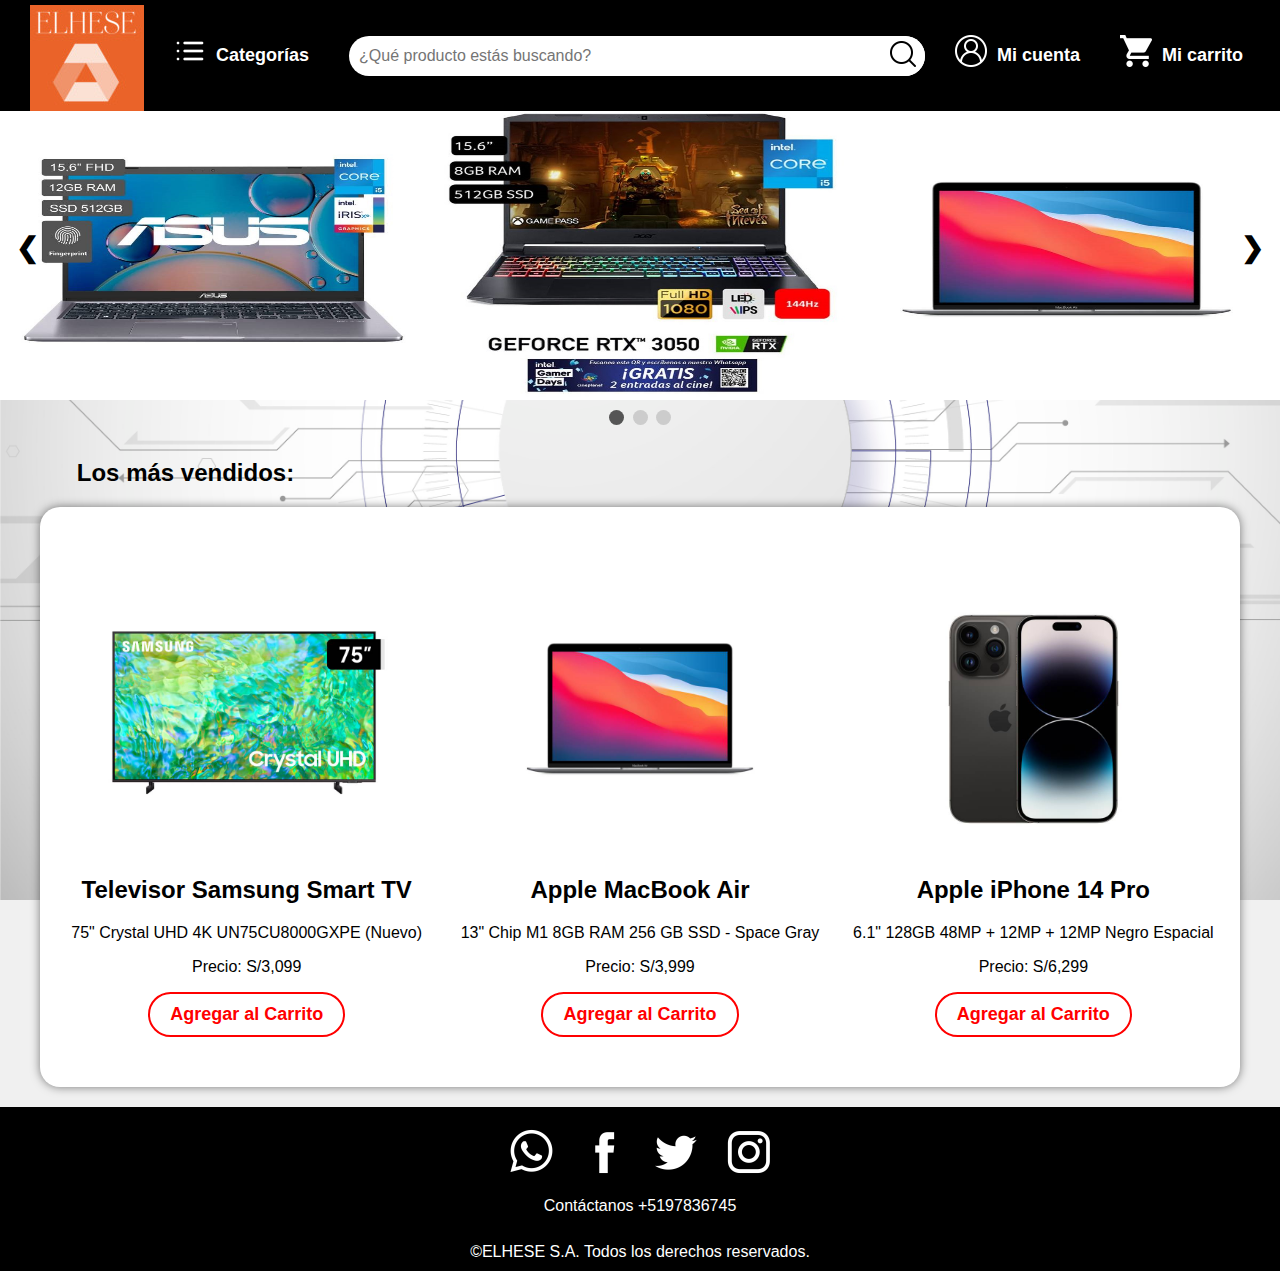
<file: web/index.html>
<html>
<head>
	<meta charset="utf-8">
	<meta name="viewport" content="width=device-width, initial-scale=1">
	<title>Tecnological Store</title>

        <link href="CSS/styleGeneral.css" rel="stylesheet" type="text/css"/>
        <link href="CSS/styleIndex.css" rel="stylesheet" type="text/css"/>
        <link href="CSS/styleProduct.css" rel="stylesheet" type="text/css"/>
        
	<link rel="icon" href="Images/logo_size_invert.jpg">
</head>
<body background="Images/Background.jpg">
	<div class="container-slideshow">
		<div class="slides fade"><img src="Images/SliderLaptops.jpg" alt="Slider1"></div>
		<div class="slides fade"><img src="Images/SliderSmartphones.jpg" alt="Slider2"></div>
		<div class="slides fade"><img src="Images/SliderTelevisores.jpg" alt="Slider3"></div>
		<a class="prev" onclick="plusSlides(-1)">❮</a>
		<a class="next" onclick="plusSlides(1)">❯</a>
		<span class="dot" onclick="currentSlide(1)"></span>
		<span class="dot" onclick="currentSlide(2)"></span>
		<span class="dot" onclick="currentSlide(3)"></span>
	</div>
	<h2 class="most">Los más vendidos:</h2>
	<div class="container-product">
		<div class="product">
			<figure><img src="Images/Televisor2.jpg" alt="Producto"></figure>
			<h2>Televisor Samsung Smart TV</h2>
			<p>75" Crystal UHD 4K UN75CU8000GXPE (Nuevo)</p>
			<p>Precio: S/3,099</p>
			<button>Agregar al Carrito</button>
		</div>
		<div class="product">
			<figure><img src="Images/Laptop3.jpg" alt="Producto"></figure>
			<h2>Apple MacBook Air</h2>
			<p>13" Chip M1 8GB RAM 256 GB SSD - Space Gray</p>
			<p>Precio: S/3,999</p>
			<button>Agregar al Carrito</button>
		</div>
		<div class="product">
			<figure><img src="Images/Smartphone3.jpg" alt="Producto"></figure>
			<h2>Apple iPhone 14 Pro</h2>
			<p>6.1" 128GB 48MP + 12MP + 12MP Negro Espacial</p>
			<p>Precio: S/6,299</p>
			<button>Agregar al Carrito</button>
		</div>

		<div class="product hidden-product">
			<figure><img src="Images/Smartphone1.jpg" alt="Producto"></figure>
			<h2>Apple iPhone 11</h2>
			<p>6.1" 64GB 12MP + 12MP - Blanco</p>
			<p>Precio: S/3,199</p>
			<button>Agregar al Carrito</button>
		</div>
		<div class="product hidden-product">
			<figure><img src="Images/Laptop1.jpg" alt="Producto"></figure>
			<h2>Laptop Asus </h2>
			<p>Intel Core i5 12GB 512SSD 11° Gen 15.6"</p>
			<p>Precio: S/1,999</p>
			<button>Agregar al Carrito</button>
		</div>
		<div class="product hidden-product">
			<figure><img src="Images/Televisor1.jpg" alt="Producto"></figure>
			<h2>Televisor LG</h2>
			<p>55" LG OLED 4K ThinQ AI OLED55C3PSA (2023)</p>
			<p>Precio: S/5,199</p>
			<button>Agregar al Carrito</button>
		</div>
		<div class="product hidden-product">
			<figure><img src="Images/Tablet1.jpg" alt="Producto"></figure>
			<h2>Samsung Galaxy Tab S7 FE</h2>
			<p>128GB - 12.4" Plateado</p>
			<p>Precio: S/1,899</p>
			<button>Agregar al Carrito</button>
		</div>
		<div class="product hidden-product">
			<figure><img src="Images/Laptop2.jpg" alt="Producto"></figure>
			<h2>Gamer Acer</h2>
			<p>Intel Core i5 RTX 3050 4GB 8GB 512 GB SSD Nitro 11° Gen 15.6''</p>
			<p>Precio: S/2,999</p>
			<button>Agregar al Carrito</button>
		</div>
		<div class="product hidden-product">
			<figure><img src="Images/Smartphone2.jpg" alt="Producto"></figure>
			<h2>Apple iPhone 13</h2>
			<p>6.1" 128GB 12MP + 12MP - Azul Medianoche</p>
			<p>Precio: S/4,399</p>
			<button>Agregar al Carrito</button>
		</div>
		<div class="product hidden-product">
			<figure><img src="Images/Televisor3.jpg" alt="Producto"></figure>
			<h2>Android TV BGH</h2>
			<p>65" 4K UHD</p>
			<p>Precio: S/1,699</p>
			<button>Agregar al Carrito</button>
		</div>
		<div class="product hidden-product">
			<figure><img src="Images/Tablet2.jpg" alt="Producto"></figure>
			<h2>iPad Wi-Fi</h2>
			<p>64GB (10ma Gen) - Plata</p>
			<p>Precio: S/2,199</p>
			<button>Agregar al Carrito</button>
		</div>
		<div class="product hidden-product">
			<figure><img src="Images/Smartphone4.jpg" alt="Producto"></figure>
			<h2>Samsung Galaxy S23 Ultra 5G</h2>
			<p>256gb 12gb ram dual Sim Verde</p>
			<p>Precio: S/3,979</p>
			<button>Agregar al Carrito</button>
		</div>
	</div>
	<script src="JavaScript/script.js"></script>
	<script src="JavaScript/scriptSliderIndex.js"></script>
</body>
</html>
</file>
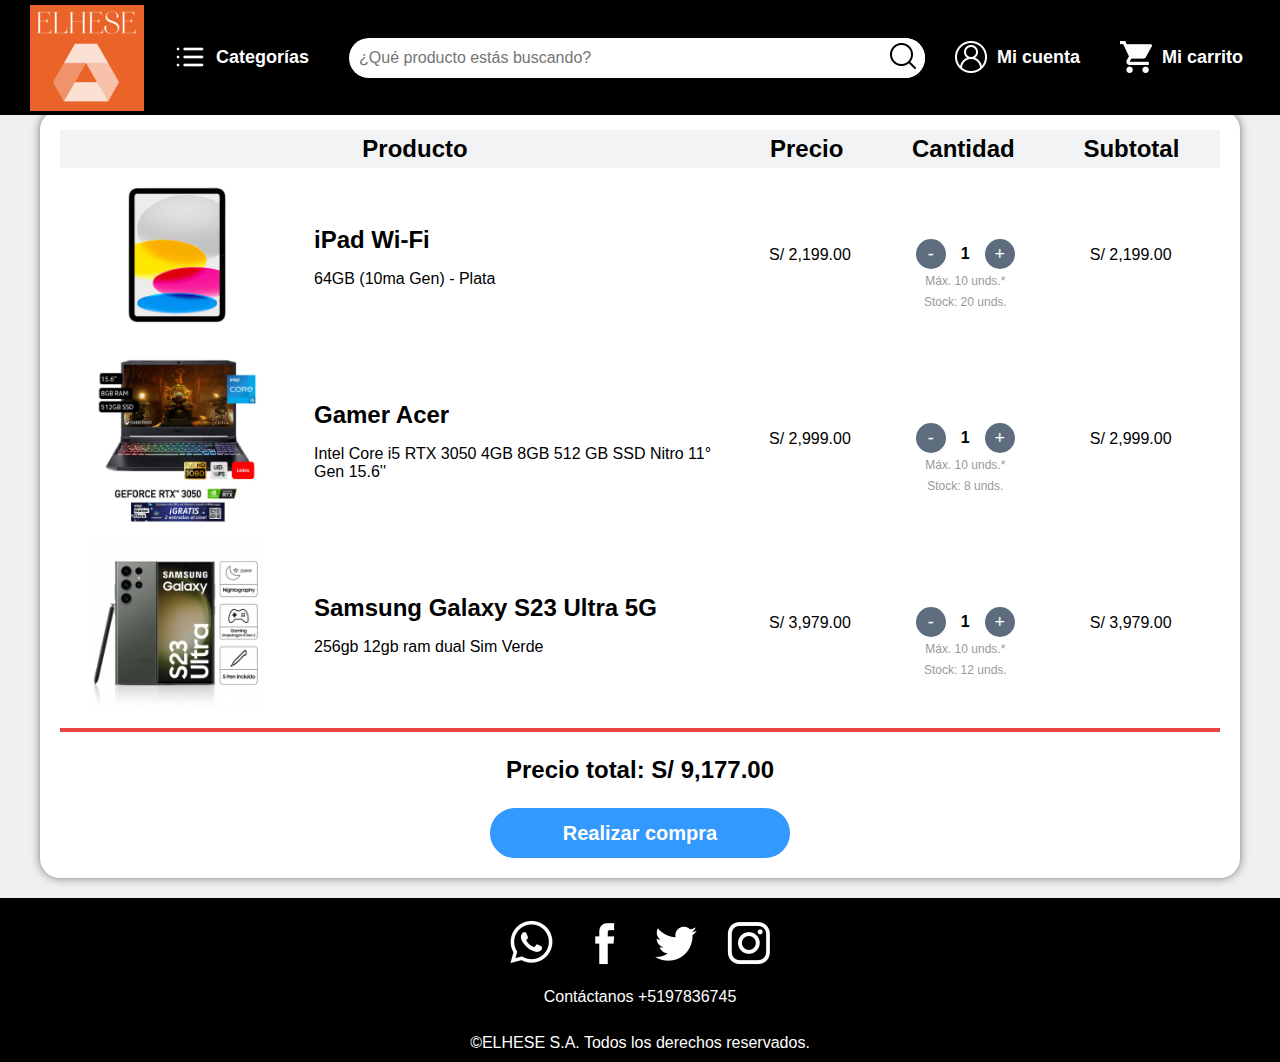
<file: web/Carrito.html>
<!DOCTYPE html>
<html>
<head>
	<meta charset="utf-8">
	<meta name="viewport" content="width=device-width, initial-scale=1">
	<title>Tech Store | Mi Carrito</title>
	<link rel="stylesheet" type="text/css" href="CSS/styleGeneral.css">
	<link rel="stylesheet" type="text/css" href="CSS/styleProductCart.css">
	<link rel="icon" href="Images/Icon.png">
</head>
<body>
	<div class="container-product-cart">
		<div class="cart-header">
			<div class="cart-header-name">
				<h2>Producto</h2>
			</div>
			<div>
				<h2>Precio</h2>
			</div>
			<div class="cart-header-quantity">
				<h2>Cantidad</h2>
			</div>
			<div>
				<h2>Subtotal</h2>
			</div>
		</div>
		<div class="product-cart">
			<img src="Images/Tablet2.jpg" alt="Producto">
			<div class="product-cart-info">
				<h2>iPad Wi-Fi</h2>
				<p>64GB (10ma Gen) - Plata</p>
			</div>
			<div class="product-cart-price">
				<p>S/ 2,199.00</p>
			</div>
			<div class="product-cart-button">
				<div class="buttons">
					<button>-</button>
					<p>1</p>
					<button>+</button>
				</div>
				<div class="product-quantity">
					<p>Máx. 10 unds.*</p>
					<p>Stock: 20 unds.</p>
				</div>
			</div>
			<div class="product-cart-subtotal">
				<p>S/ 2,199.00</p>
			</div>
		</div>
		<div class="product-cart">
			<img src="Images/Laptop2.jpg" alt="Producto">
			<div class="product-cart-info">
				<h2>Gamer Acer</h2>
				<p>Intel Core i5 RTX 3050 4GB 8GB 512 GB SSD Nitro 11° Gen 15.6''</p>
			</div>
			<div class="product-cart-price">
				<p>S/ 2,999.00</p>
			</div>
			<div class="product-cart-button">
				<div class="buttons">
					<button>-</button>
					<p>1</p>
					<button>+</button>
				</div>
				<div class="product-quantity">
					<p>Máx. 10 unds.*</p>
					<p>Stock: 8 unds.</p>
				</div>
			</div>
			<div class="product-cart-subtotal">
				<p>S/ 2,999.00</p>
			</div>
		</div>
		<div class="product-cart">
			<img src="Images/Smartphone4.jpg" alt="Producto">
			<div class="product-cart-info">
				<h2>Samsung Galaxy S23 Ultra 5G</h2>
				<p>256gb 12gb ram dual Sim Verde</p>
			</div>
			<div class="product-cart-price">
				<p>S/ 3,979.00</p>
			</div>
			<div class="product-cart-button">
				<div class="buttons">
					<button>-</button>
					<p>1</p>
					<button>+</button>
				</div>
				<div class="product-quantity">
					<p>Máx. 10 unds.*</p>
					<p>Stock: 12 unds.</p>
				</div>
			</div>
			<div class="product-cart-subtotal">
				<p>S/ 3,979.00</p>
			</div>
		</div>
		<hr>
		<div class="total-price">
			<p>Precio total: S/ 9,177.00</p>
			<button>Realizar compra</button>
		</div>
	</div>
	<div id="message"><p>Compra Realizada</p><img src="Images/Check.png"></div>
	<script src="JavaScript/script.js"></script>
	<script src="JavaScript/scriptCarrito.js"></script>
</body>
</html>
</file>
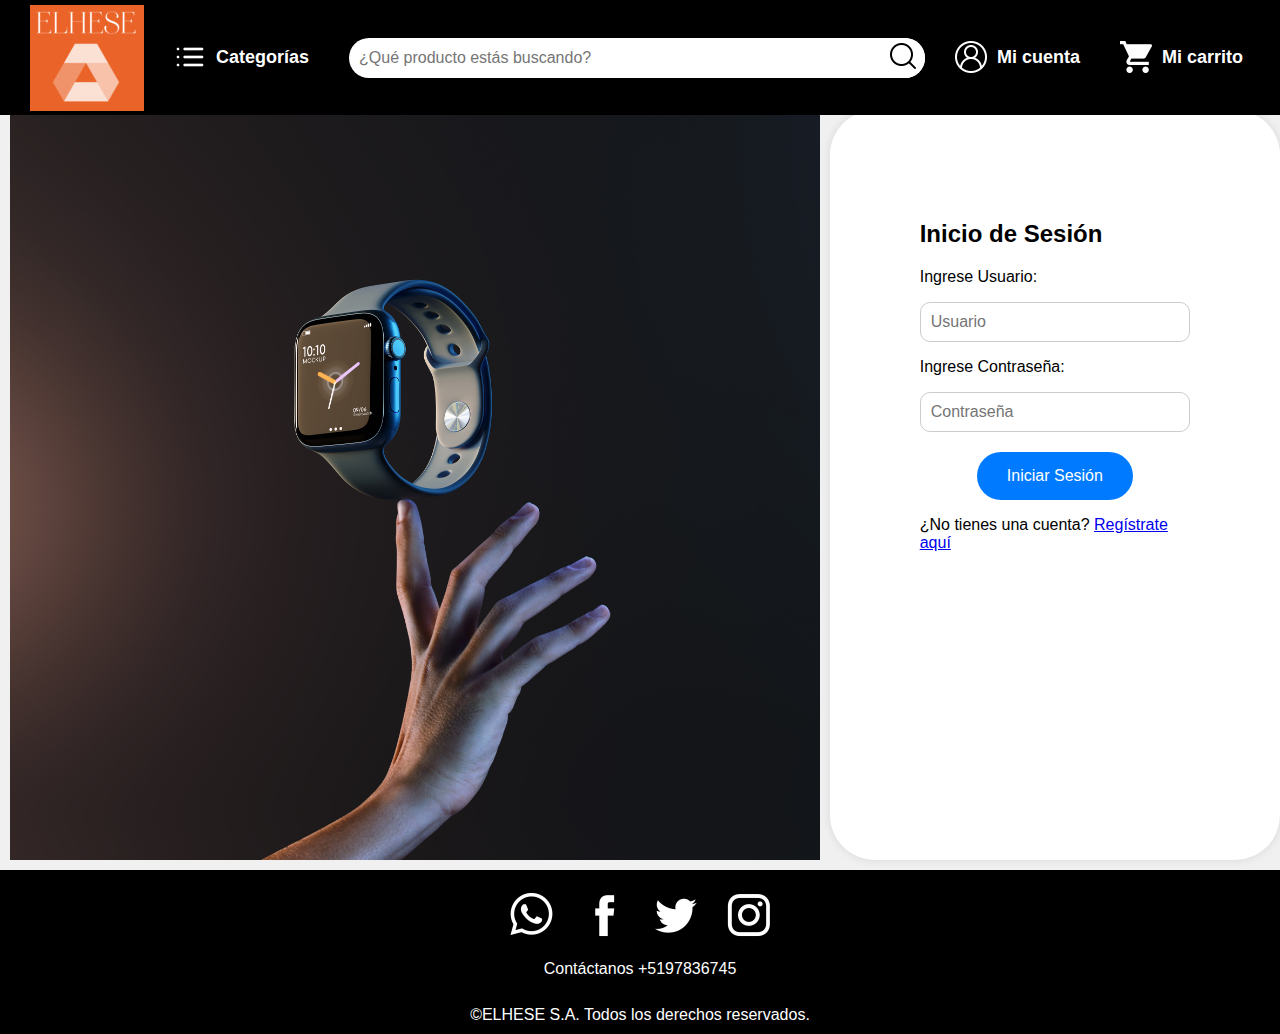
<file: web/Cuenta.html>
<!DOCTYPE html>
<html>
<head>
	<meta charset="utf-8">
	<meta name="viewport" content="width=device-width, initial-scale=1">
	<title>Tech Store | Mi Cuenta</title>
	<link rel="stylesheet" type="text/css" href="CSS/styleGeneral.css">
	<link rel="stylesheet" type="text/css" href="CSS/styleCuenta.css">
	<link rel="icon" href="Images/Icon.png">
</head>
<body>
	<div class="container">
		<img src="Images/Login.jpg" alt="Login">
		<div class="Login">
			<h2>Inicio de Sesión</h2>
			<form name="frmIniciar" method="post">
				<div class="textbox">
					<p>Ingrese Usuario:</p>
					<input type="text" placeholder="Usuario" name="txtUsu" required>
					<p>Ingrese Contraseña:</p>
					<input type="password" placeholder="Contraseña" name="txtContra" required>
				</div>
				<button type="submit" class="button">Iniciar Sesión</button>
			</form>
			<p>¿No tienes una cuenta? <a href="Registro.html">Regístrate aquí</a></p>
		</div>
	</div>
	<div id="message">Inicio de sesión correcto</div>
	<script src="JavaScript/script.js"></script>
	<script src="JavaScript/scriptCuenta.js"></script>
</body>
</html>
</file>
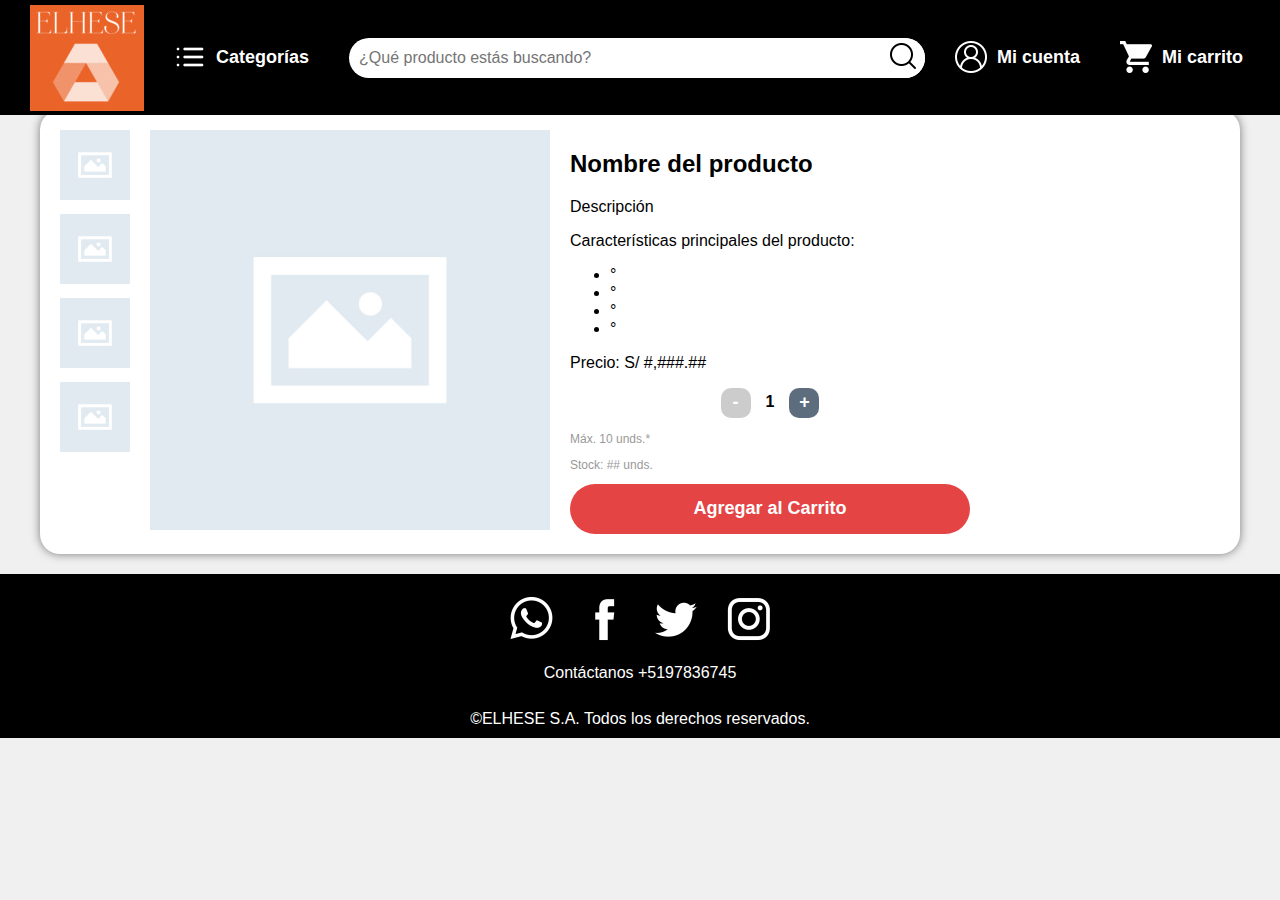
<file: web/DetalleProducto.html>
<!DOCTYPE html>
<html>
<head>
	<meta charset="utf-8">
	<meta name="viewport" content="width=device-width, initial-scale=1">
	<title>Tech Store | Detalles del Producto</title>
	<link rel="stylesheet" type="text/css" href="CSS/styleGeneral.css">
	<link rel="stylesheet" type="text/css" href="CSS/styleDetails.css">
	<link rel="icon" href="Images/Icon.png">
</head>
<body>
	<div class="product-details">
		<div class="sub-images">
			<img src="Images/no-image.jpg">
			<img src="Images/no-image.jpg">
			<img src="Images/no-image.jpg">
			<img src="Images/no-image.jpg">
		</div>
		<div class="main-image">
			<img src="Images/no-image.jpg">
		</div>
		<div class="info-product">
			<h2>Nombre del producto</h2>
			<p>Descripción</p>
			<p>Características principales del producto:</p>
			<ul>
				<li>°</li>
				<li>°</li>
				<li>°</li>
				<li>°</li>
			</ul>
			<p>Precio: S/ #,###.##</p>
			<div class="buttons">
				<button>-</button>
				<p>1</p>
				<button>+</button>
			</div>
			<div class="product-quantity">
				<p>Máx. 10 unds.*</p>
				<p>Stock: ## unds.</p>
			</div>
			<button class="cart">Agregar al Carrito</button>
		</div>
	</div>
	<div id="message"><p>Producto agregado al Carrito</p><img src="Images/AddingProductCart.png"></div>
	<script src="JavaScript/script.js"></script>
	<script src="JavaScript/scriptDetails.js"></script>
</body>
</html>
</file>
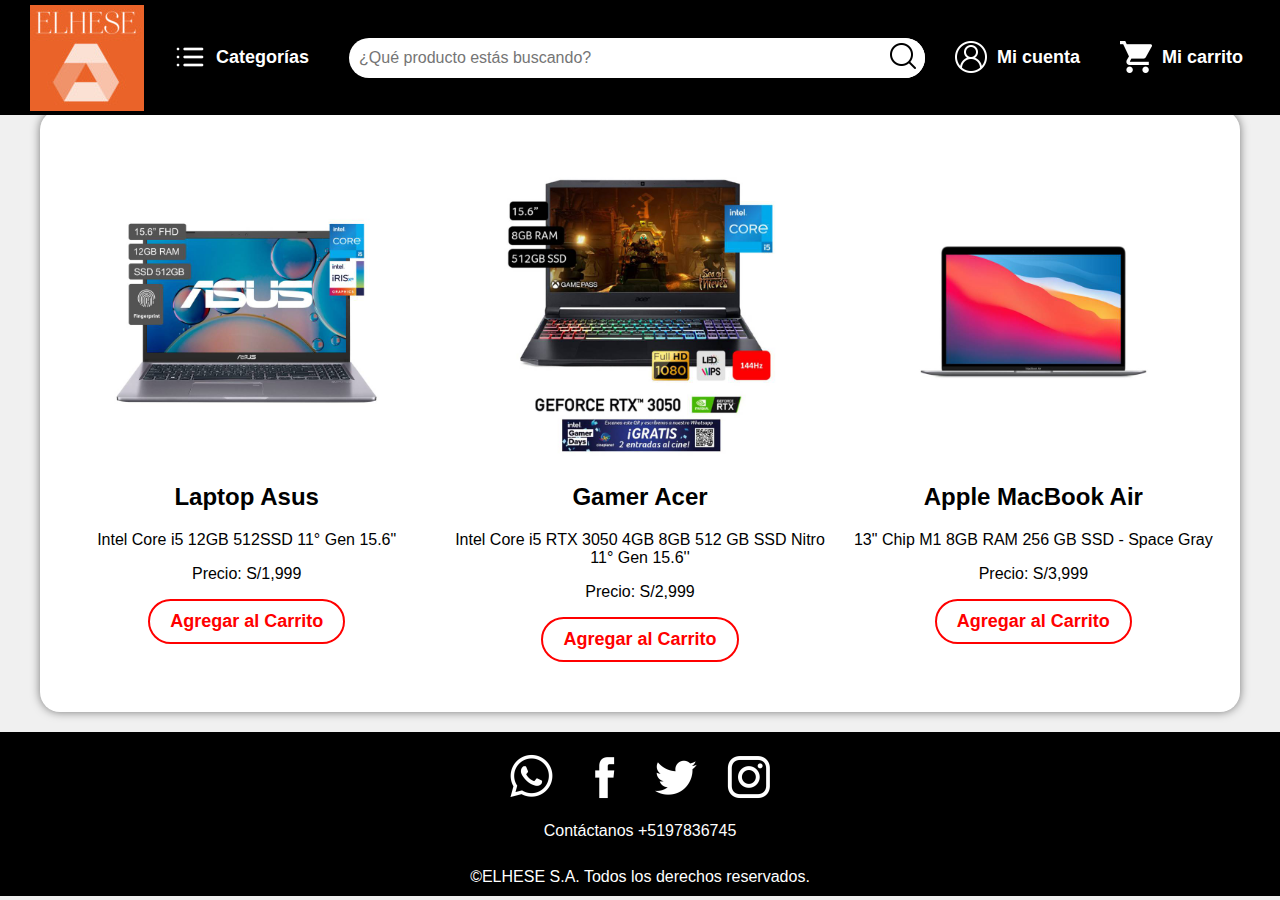
<file: web/Laptops.html>
<!DOCTYPE html>
<html>
<head>
	<meta charset="utf-8">
	<meta name="viewport" content="width=device-width, initial-scale=1">
	<title>Tech Store | Laptops</title>
	<link rel="stylesheet" type="text/css" href="CSS/styleGeneral.css">
	<link rel="stylesheet" type="text/css" href="CSS/styleProduct.css">
	<link rel="icon" href="Images/Icon.png">
</head>
<body>
	<div class="container-product">
		<div class="product">
			<figure><img src="Images/Laptop1.jpg" alt="Producto"></figure>
			<h2>Laptop Asus </h2>
			<p>Intel Core i5 12GB 512SSD 11° Gen 15.6"</p>
			<p>Precio: S/1,999</p>
			<button>Agregar al Carrito</button>
		</div>
		<div class="product">
			<figure><img src="Images/Laptop2.jpg" alt="Producto"></figure>
			<h2>Gamer Acer</h2>
			<p>Intel Core i5 RTX 3050 4GB 8GB 512 GB SSD Nitro 11° Gen 15.6''</p>
			<p>Precio: S/2,999</p>
			<button>Agregar al Carrito</button>
		</div>
		<div class="product">
			<figure><img src="Images/Laptop3.jpg" alt="Producto"></figure>
			<h2>Apple MacBook Air</h2>
			<p>13" Chip M1 8GB RAM 256 GB SSD - Space Gray</p>
			<p>Precio: S/3,999</p>
			<button>Agregar al Carrito</button>
		</div>
	</div>
	<script src="JavaScript/script.js"></script>
</body>
</html>
</file>
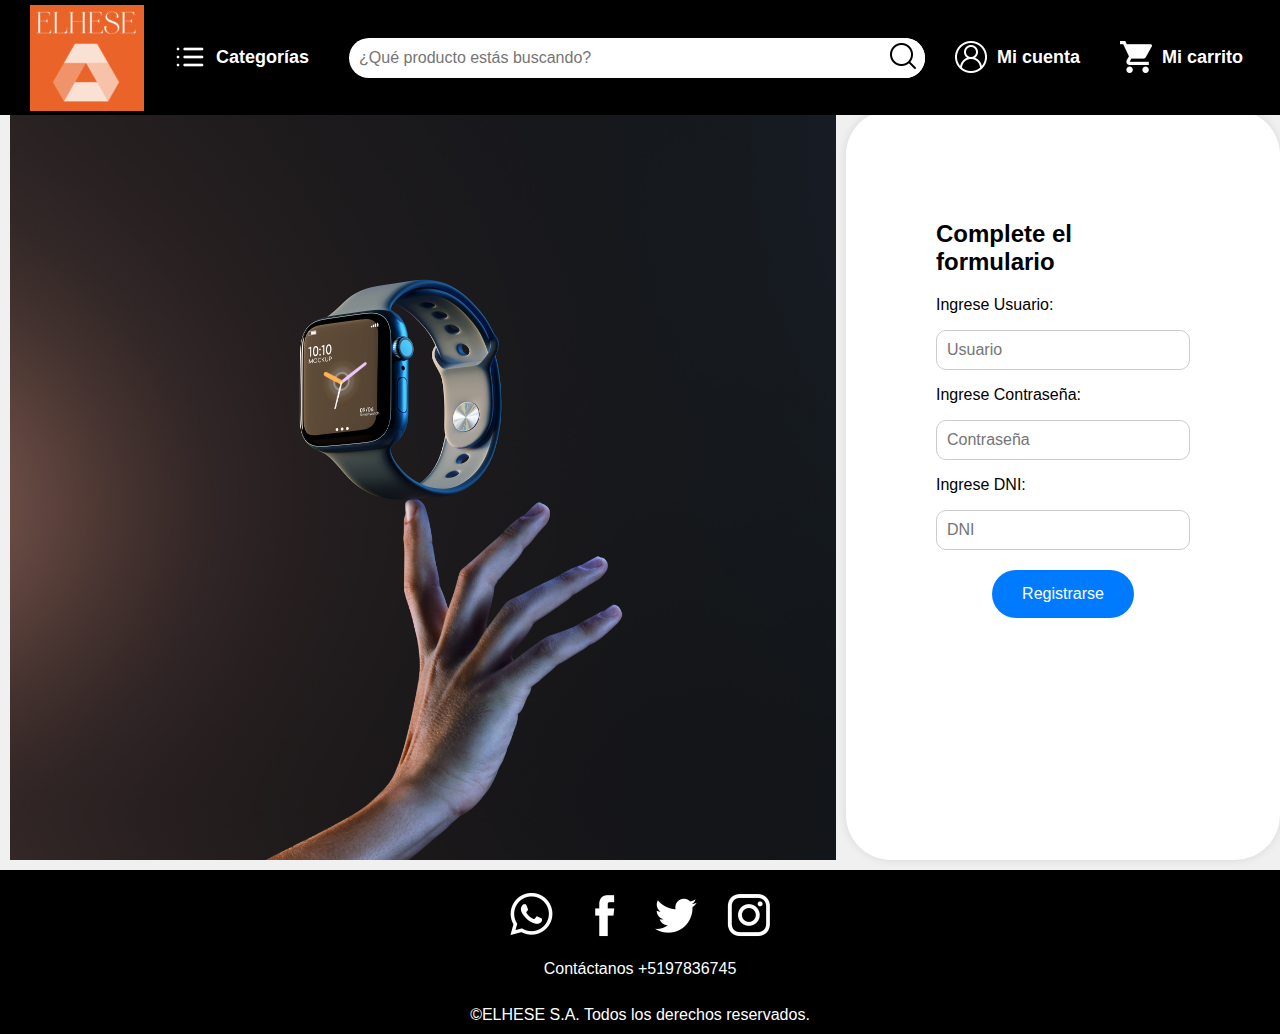
<file: web/Registro.html>
<!DOCTYPE html>
<html>
<head>
	<meta charset="utf-8">
	<meta name="viewport" content="width=device-width, initial-scale=1">
	<title>Tech Store | Registrar Cuenta</title>
	<link rel="stylesheet" type="text/css" href="CSS/styleGeneral.css">
	<link rel="stylesheet" type="text/css" href="CSS/styleCuenta.css">
	<link rel="icon" href="Images/Icon.png">
</head>
<body>
	<div class="container">
		<img src="Images/Login.jpg" alt="Login">
		<div class="Login">
			<h2>Complete el formulario</h2>
			<form name="frmRegistrar" method="post">
				<div class="textbox">
					<p>Ingrese Usuario:</p>
					<input type="text" placeholder="Usuario" name="txtUsu" required>
					<p>Ingrese Contraseña:</p>
					<input type="password" placeholder="Contraseña" name="txtContra" required>
					<p>Ingrese DNI:</p>
					<input type="number" placeholder="DNI" name="txtDNI" required>
				</div>
				<button type="submit" class="button">Registrarse</button>
			</form>
		</div>
	</div>
	<div id="message">Registrado correctamente</div>
	<script src="JavaScript/script.js"></script>
	<script src="JavaScript/scriptCuenta.js"></script>
</body>
</html>
</file>
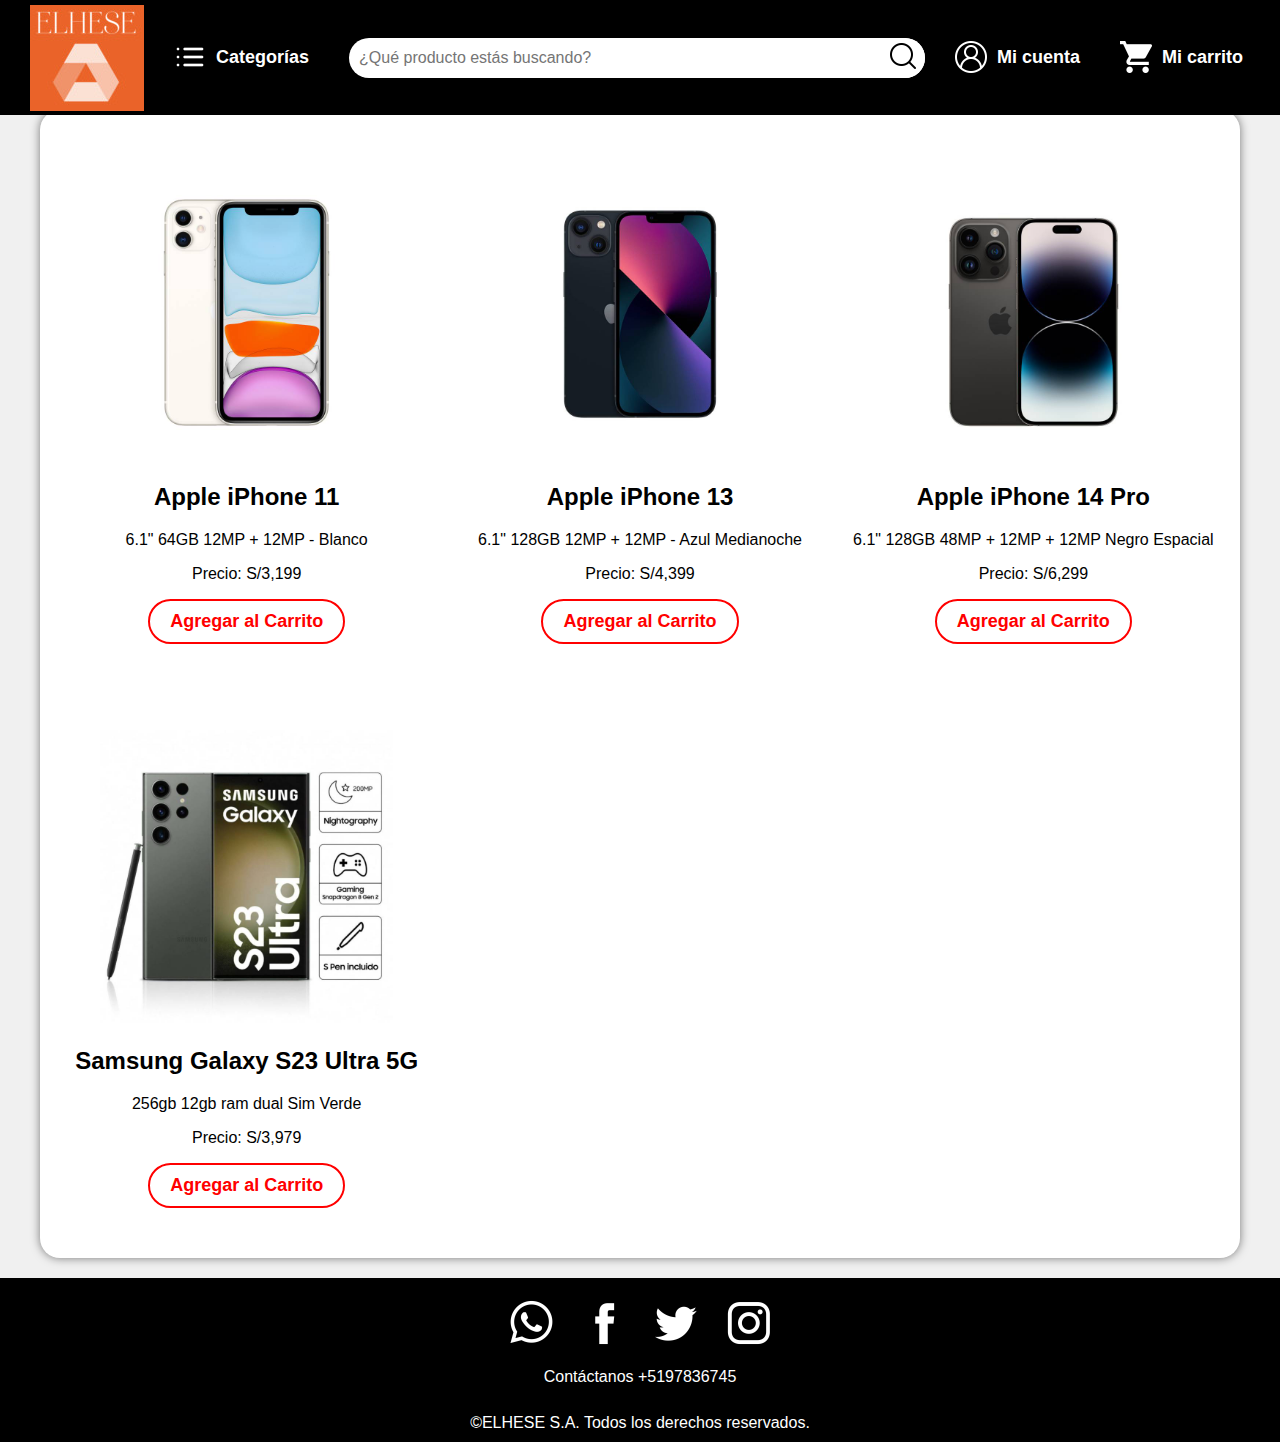
<file: web/Smartphones.html>
<!DOCTYPE html>
<html>
<head>
	<meta charset="utf-8">
	<meta name="viewport" content="width=device-width, initial-scale=1">
	<title>Tech Store | Smartphones</title>
	<link rel="stylesheet" type="text/css" href="CSS/styleGeneral.css">
	<link rel="stylesheet" type="text/css" href="CSS/styleProduct.css">
	<link rel="icon" href="Images/Icon.png">
</head>
<body>
	<div class="container-product">
		<div class="product">
			<figure><img src="Images/Smartphone1.jpg" alt="Producto"></figure>
			<h2>Apple iPhone 11</h2>
			<p>6.1" 64GB 12MP + 12MP - Blanco</p>
			<p>Precio: S/3,199</p>
			<button>Agregar al Carrito</button>
		</div>
		<div class="product">
			<figure><img src="Images/Smartphone2.jpg" alt="Producto"></figure>
			<h2>Apple iPhone 13</h2>
			<p>6.1" 128GB 12MP + 12MP - Azul Medianoche</p>
			<p>Precio: S/4,399</p>
			<button>Agregar al Carrito</button>
		</div>
		<div class="product">
			<figure><img src="Images/Smartphone3.jpg" alt="Producto"></figure>
			<h2>Apple iPhone 14 Pro</h2>
			<p>6.1" 128GB 48MP + 12MP + 12MP Negro Espacial</p>
			<p>Precio: S/6,299</p>
			<button>Agregar al Carrito</button>
		</div>
		<div class="product">
			<figure><img src="Images/Smartphone4.jpg" alt="Producto"></figure>
			<h2>Samsung Galaxy S23 Ultra 5G</h2>
			<p>256gb 12gb ram dual Sim Verde</p>
			<p>Precio: S/3,979</p>
			<button>Agregar al Carrito</button>
		</div>
	</div>
	<script src="JavaScript/script.js"></script>
</body>
</html>
</file>
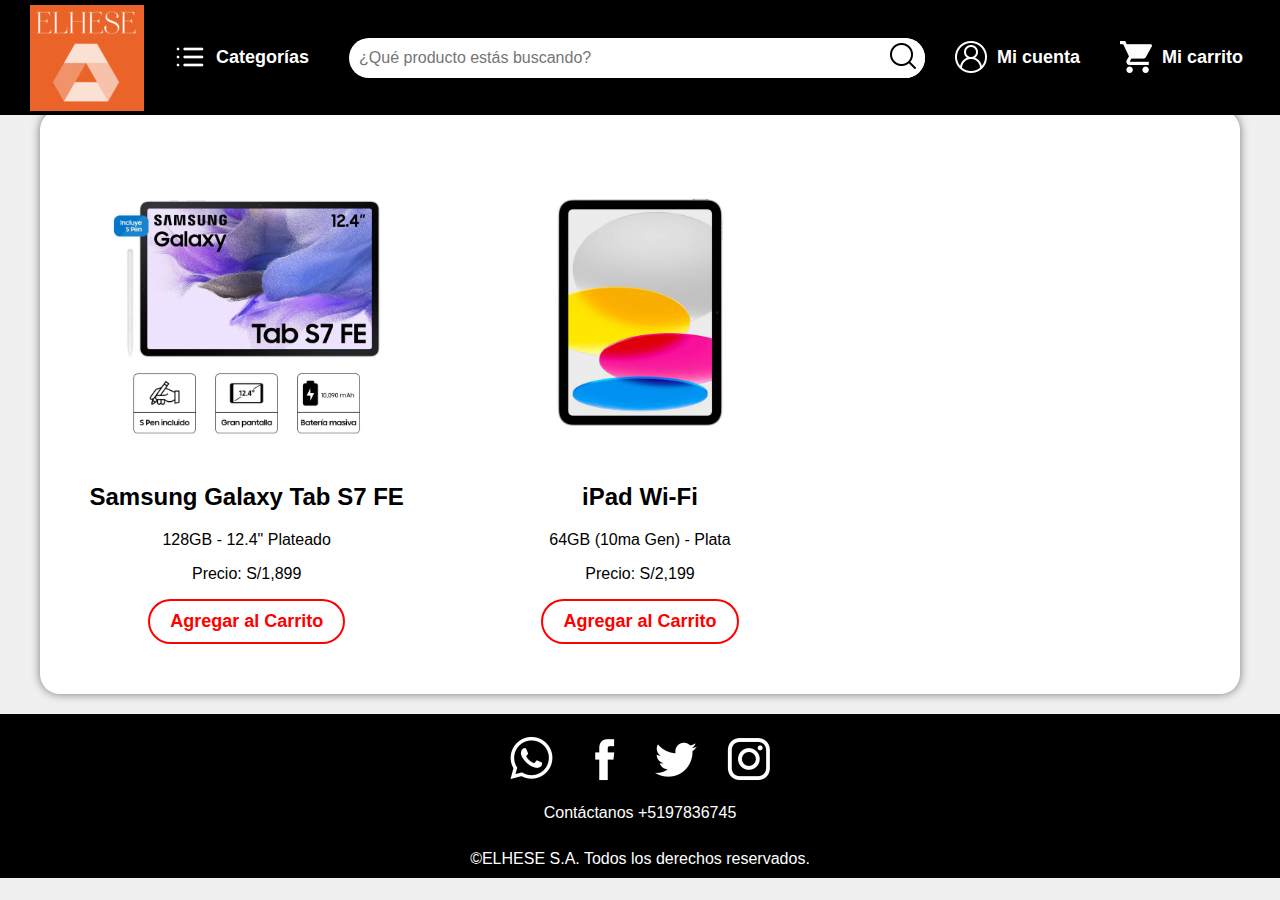
<file: web/Tablets.html>
<!DOCTYPE html>
<html>
<head>
	<meta charset="utf-8">
	<meta name="viewport" content="width=device-width, initial-scale=1">
	<title>Tech Store | Tablets</title>
	<link rel="stylesheet" type="text/css" href="CSS/styleGeneral.css">
	<link rel="stylesheet" type="text/css" href="CSS/styleProduct.css">
	<link rel="icon" href="Images/Icon.png">
</head>
<body>
	<div class="container-product">
		<div class="product">
			<figure><img src="Images/Tablet1.jpg" alt="Producto"></figure>
			<h2>Samsung Galaxy Tab S7 FE</h2>
			<p>128GB - 12.4" Plateado</p>
			<p>Precio: S/1,899</p>
			<button>Agregar al Carrito</button>
		</div>
		<div class="product">
			<figure><img src="Images/Tablet2.jpg" alt="Producto"></figure>
			<h2>iPad Wi-Fi</h2>
			<p>64GB (10ma Gen) - Plata</p>
			<p>Precio: S/2,199</p>
			<button>Agregar al Carrito</button>
		</div>
	</div>
	<script src="JavaScript/script.js"></script>
</body>
</html>
</file>
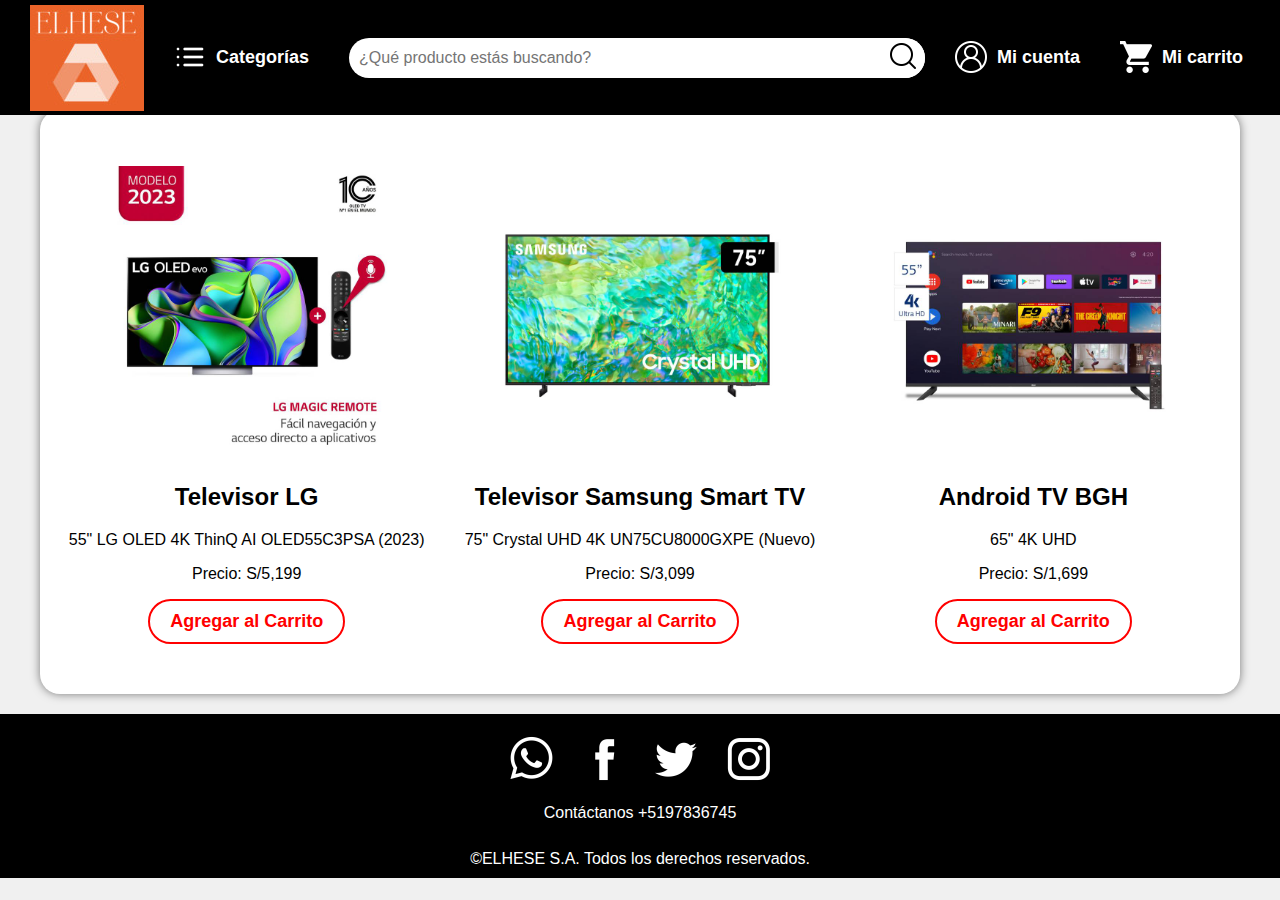
<file: web/Televisores.html>
<!DOCTYPE html>
<html>
<head>
	<meta charset="utf-8">
	<meta name="viewport" content="width=device-width, initial-scale=1">
	<title>Tech Store | Televisores</title>
	<link rel="stylesheet" type="text/css" href="CSS/styleGeneral.css">
	<link rel="stylesheet" type="text/css" href="CSS/styleProduct.css">
	<link rel="icon" href="Images/Icon.png">
</head>
<body>
	<div class="container-product">
		<div class="product">
			<figure><img src="Images/Televisor1.jpg" alt="Producto"></figure>
			<h2>Televisor LG</h2>
			<p>55" LG OLED 4K ThinQ AI OLED55C3PSA (2023)</p>
			<p>Precio: S/5,199</p>
			<button>Agregar al Carrito</button>
		</div>
		<div class="product">
			<figure><img src="Images/Televisor2.jpg" alt="Producto"></figure>
			<h2>Televisor Samsung Smart TV</h2>
			<p>75" Crystal UHD 4K UN75CU8000GXPE (Nuevo)</p>
			<p>Precio: S/3,099</p>
			<button>Agregar al Carrito</button>
		</div>
		<div class="product">
			<figure><img src="Images/Televisor3.jpg" alt="Producto"></figure>
			<h2>Android TV BGH</h2>
			<p>65" 4K UHD</p>
			<p>Precio: S/1,699</p>
			<button>Agregar al Carrito</button>
		</div>
	</div>
	<script src="JavaScript/script.js"></script>
</body>
</html>
</file>
<file: web/CSS/styleGeneral.css>
* {
	box-sizing:border-box
}

body {
	font-family: Arial, sans-serif;
	margin: 0;
	padding: 0;
	margin-top: 110px;
	background-color: #F0F0F0;
	background-size: cover;
	background-attachment: fixed;
}

#header {
	top: 0;
	left: 0;
	width: 100%;
	position: fixed;
	z-index: 1000; /* Agrega un valor alto para que esté por encima del contenido */
	background-color: #000;
	color: #fff;
	text-align: center;
	transition: transform 0.5s ease-in-out;
	user-select: none; /*Para que el usuario no pueda seleccionar el texto o elementos*/
}

.search-box {
	display: flex;
	margin: 10px 0;
	justify-content: left;
	align-items: center; /* Centra verticalmente los elementos */
}

.img-logo {
	margin-top: -5px;
	margin-bottom: -10px;
	margin-left: 30px;
}

.search-box button {
	padding: 10px;
	background-color: transparent;
	color: #fff;
	border: none;
	border-radius: 30px 30px 30px 30px;
	cursor: pointer;
	font-size: 18px;
	font-weight: bold;
	outline: none; /* Quita el delineado al enfocar */
}

.search-box input[type="text"] {
	margin-right: 30px;
	padding: 10px;
	font-size: 16px;
	border: none;
	border-radius: 30px 30px 30px 30px;
	height: 40px;
	width: 45%;
	outline: none; /* Quita el delineado al enfocar */
}

#category {
	display: flex;
	margin-left: 30px;
	margin-right: 30px;
}

.category-img img {
	margin-top: -10px;
	margin-bottom: -10px;
	margin-left: -10px;
	margin-right: 10px;
}

#category-panel {
	position: fixed;
	top: 99px; /* Altura del header */
	left: 10px;
	width: 15%;
	display: none;
	cursor: pointer;
	background-color: #fff;
	box-shadow: 0px 5px 10px rgba(0, 0, 0, 0.2);
	z-index: 1001; /* Un valor mayor que el z-index del header para que esté por encima */
	text-align: left;
	transition: transform 0.3s ease-in-out;
	user-select: none; /*Para que el usuario no pueda seleccionar el texto o elementos*/
}

#category-panel ul {
	list-style: none;
	padding: 0;
	margin: 0;
}

#category-panel li {
	padding: 10px;
	border-bottom: none;
}

#category-panel li:hover {
	background-color: #F0F0F0;
	font-weight: bold;
}

#category-panel a {
	color: #000;
	text-decoration: none;
}

.overlay {
	position: fixed;
	top: 0;
	left: 0;
	width: 100%;
	height: 100%;
	background-color: rgba(0, 0, 0, 0.5);
	z-index: 999; /* Un valor menor que el del panel de categorías y el header */
	display: none;
}

#buscar {
	background-color: #fff;
	margin-left: -70px;
	border: none;
	border-left: none;
	cursor: pointer;
	width: 40px;
	height: 40px;
	border-radius: 50%;
}

#buscar img {
	margin-top: -8px;
	margin-left: -8px;
}

#buscar:hover {
	background-color: #F0F0F0;
}

#cuenta {
	margin-left: 30px;
	display: flex;
}

.cuenta-img img {
	margin-top: -10px;
	margin-bottom: -10px;
	margin-left: -10px;
	margin-right: 10px;
}

#carrito {
	margin-left: 30px;
	display: flex;
}

.carrito-img img {
	margin-top: -10px;
	margin-bottom: -10px;
	margin-left: -10px;
	margin-right: 10px;
}

.cart-details {
	display: none;
	top: 99px;
	right: 10px;
	width: 25%;
	border: 2px solid #FF0000;
	border-radius: 20px;
	padding: 20px;
	background-color: #fff;
	text-align: center;
	box-shadow: 0 0 10px rgba(0, 0, 0, 0.2);
	position: fixed;
	z-index: 999;
	user-select: none; /*Para que el usuario no pueda seleccionar el texto o elementos*/
}

#cart-title {
	margin-top: -5px;
	margin-bottom: 10px;
	color: #555;
	font-size: 20px;
	font-weight: bold;
	text-decoration: underline;
}

.cart-details-product {
	align-items: center;
	display: flex;
}

.cart-details-product img {
	height: 60px;
	width: 60px;
	margin-bottom: 15px;
	margin-right: 15px;
	cursor: pointer;
}

.details-info {
	width: 50%;
	margin-right: 20px;
	text-align: left;
}

.details-info h2 {
	margin-bottom: -12px;
	font-size: 18px;
	cursor: pointer;
}

.details-info h2:hover {
	text-decoration: underline;
}

.cart-product-quantity {
	font-weight: bold;
}

.details-buttons button {
	background-color: #fff;
	color: #5D6D7E;
	margin-bottom: 5px;
	margin-left: 10px;
	height: 20px;
	width: 20px;
	border: none;
	border-radius: 33%;
	cursor: pointer;
	font-size: 18px;
}

#cart {
	background-color: #fff;
	color: #FF0000;
	border: 2px solid #FF0000;
	padding: 10px;
	border-radius: 10px;
	cursor: pointer;
	font-size: 18px;
	font-weight: bold;
	box-shadow: 0 0 10px rgba(0, 0, 0, 0.1);
}

#cart:hover {
	transition: all 0.5s;
	background-color: #FBFCFC;
	color: #FF1111;
	transform: scale(1.05);
}

footer {
	background-color: #000;
	color: #fff;
	text-align: center;
	padding: 10px 0;
	user-select: none; /*Para que el usuario no pueda seleccionar el texto o elementos*/
}

footer nav {
	background-color: transparent;
	color: #fff;
	text-align: center;
	padding: 10px 0;
}

footer nav a {
	text-decoration: none;
	color: #fff;
	margin: 10px;
}
</file>
<file: web/CSS/styleIndex.css>
.container-slideshow {
	top: -10px;
	max-width: 100%;
	position: relative;
	margin: auto;
	text-align: center; /* Centrar horizontalmente el contenido */
	user-select: none; /*Para que el usuario no pueda seleccionar el texto o elementos*/
}

.container-slideshow span {
	margin-top: 10px;
}

.slides {
	display: none;
	max-width: 100%;
}

.slides img {
	width: 100%;
}

.prev, .next {
	position: absolute;
	cursor: pointer;
	top: 35%;
	width: auto;
	padding: 16px;
	color: #000;
	font-weight: bold;
	font-size: 28px;
	transition: 0.5s ease;
	border-radius: 50%;
	user-select: none; /*Para que el usuario no pueda seleccionar el texto o elementos*/
}

.prev {
	left: 0;
}

.next {
	right: 0;
}

.prev:hover, .next:hover {
	transition: all 0.5s;
	transform: scale(1.1);
}

.dot {
	cursor: pointer;
	height: 15px;
	width: 15px;
	margin: 0 2px;
	background-color: #ccc;
	border-radius: 50%;
	display: inline-block;
	transition: background-color 0.5s ease;
}

.dot:hover {
	background-color: #999;
}

.active {
	background-color: #555;
}

.fade {
	animation-name: fade;
	animation-duration: 1.5s;
}

.fade img {
	max-width: 100%;
	height: 300px;
}

@keyframes fade {
	from {opacity: .4}
	to {opacity: 1}
}

.most {
	margin-left: 6%;
}
</file>
<file: web/CSS/styleProduct.css>
.container-product {
	max-width: 1200px;
	margin: 20px auto;
	border-radius: 20px;
	padding: 20px;
	background-color: #fff;
	box-shadow: 0 0 10px rgba(0, 0, 0, 0.5);
	display: grid;
	grid-template-columns: repeat(3, 1fr);
	gap: 20px;
}

.hidden-product {
	display: none;
}

.product {
	border-radius: 10px;
	text-align: center;
	margin-bottom: 10px;
	overflow: hidden;
}

.product:hover {
	box-shadow: 0 10px 20px rgba(0, 0, 0, 0.20);
}

.product button {
	margin-bottom: 20px;
	background-color: transparent;
	color: #FF0000;
	padding: 10px 20px;
	border: 2px solid #FF0000;
	border-radius: 30px 30px 30px 30px;
	cursor: pointer;
	font-size: 18px;
	font-weight: bold;
	user-select: none; /*Para que el usuario no pueda seleccionar el texto o elementos*/
}

.product img {
	margin-top: 20px;
	max-height: 100%;
	max-width: 100%;
	cursor: pointer;
	height: auto;
	user-select: none; /*Para que el usuario no pueda seleccionar el texto o elementos*/
}

.product img:hover, .product button:hover {
	transition: all 0.5s;
	transform: scale(1.1);
}

.product h2:hover {
	transition: all 0.5s;
	transform: scale(1.05);
	cursor: pointer;
	text-decoration: underline;
}
</file>
<file: web/CSS/styleProductCart.css>
.container-product-cart {
	max-width: 1200px;
	margin: 20px auto;
	border-radius: 20px;
	padding: 20px;
	background-color: #fff;
	box-shadow: 0 0 10px rgba(0, 0, 0, 0.5);
	gap: 20px;
}

.cart-header {
	background-color: #F2F3F4;
	text-align: center;
	display: inline-flex;
	width: 100%;
	user-select: none; /*Para que el usuario no pueda seleccionar el texto o elementos*/
}

.cart-header h2 {
	margin-top: 5px;
	margin-bottom: 5px;
}

.cart-header-name {
	width: 710px;
}

.cart-header-quantity {
	width: 240px;
}

.product-cart {
	border-radius: 10px;
	text-align: left;
	margin-bottom: 10px;
	display: inline-flex;
	align-items: center; /* Centra verticalmente los elementos */
}

.product-cart:hover {
	box-shadow: 0 10px 20px rgba(0, 0, 0, 0.05);
}

.product-cart button:hover {
	background-color: #34495E;
}

.product-cart img {
	max-height: 15%;
	max-width: 15%;
	margin-top: 0;
	margin-left: 30px;
	height: auto;
	cursor: pointer;
	user-select: none; /*Para que el usuario no pueda seleccionar el texto o elementos*/
}

.product-cart h2 {
	margin-bottom: 15px;
	cursor: pointer;
}

.product-cart h2:hover {
	text-decoration: underline;
}

.product-cart-info {
	margin-left: 50px;
	width: 400px;
}

.product-cart-price {
	margin-left: 55px;
	margin-right: 65px;
}

.product-cart-button {
	margin-top: 40px;
	display: flex;
	flex-direction: column;
	align-items: center;
	text-align: center;
}

.buttons {
	display: flex;
	justify-content: center;
	user-select: none; /*Para que el usuario no pueda seleccionar el texto o elementos*/
}

.buttons button {
	margin-top: 10px;
	background-color: #5D6D7E;
	color: #fff;
	height: 30px;
	width: 30px;
	border: none;
	border-radius: 50%;
	cursor: pointer;
	font-size: 18px;
}

.buttons p {
	margin-left: 15px;
	margin-right: 15px;
	font-weight: bold;
}

.product-quantity p {
	margin-top: -5px;
	color: #999;
	font-size: 12px;
}

.product-cart-subtotal {
	margin-left: 75px;
}

hr {
	border: 2px solid #EA4444;
}

.total-price {
	text-align: center;
}

.total-price p {
	font-size: 24px;
	font-weight: bold;
}

.total-price button {
	background-color: #3399FF;
	color: #fff;
	padding: 10px 20px;
	border: 2px solid #3399FF;
	border-radius: 4px;
	cursor: pointer;
	font-size: 20px;
	font-weight: bold;
	border-radius: 30px 30px 30px 30px;
	height: 50px;
	width: 300px;
	user-select: none; /*Para que el usuario no pueda seleccionar el texto o elementos*/
}

.total-price button:hover {
	background-color: #3388FF;
	color: #000;
	border: 2px solid black;
}

.overlay {
	position: fixed;
	top: 0;
	left: 0;
	width: 100%;
	height: 100%;
	background-color: rgba(0, 0, 0, 0.1);
	z-index: 1000; /* Un valor menor que el del message */
	display: none;
}

#message {
	display: none;
	top: 25%;
	left: 50%;
	background-color: #fff;
	border: 5px solid #58C9FA;
	font-size: 20px;
	font-weight: bold;
	color: #000;
	text-align: center;
	padding: 10px 50px;
	position: fixed;
	transform: translateX(-50%);
	z-index: 1001;
}
</file>
<file: web/CSS/styleCuenta.css>
.container {
	display: flex;
	margin-left: 10px;
	margin-bottom: 10px;
	user-select: none; /*Para que el usuario no pueda seleccionar el texto o elementos*/
}

.container img {
	height: 750px;
	width: 850px;
}

.Login {
	margin-left: 10px;
	max-width: 40%;
	background-color: #fff;
	border-radius: 45px;
	box-shadow: 0px 0px 10px rgba(0, 0, 0, 0.1);
	padding: 90px;
	text-align: center;
}

h2, p {
	text-align: left;
}

.textbox {
	margin-bottom: 20px;
}

.textbox input {
	width: 100%;
	padding: 10px;
	border: 1px solid #ccc;
	border-radius: 10px;
	font-size: 16px;
}

.textbox input[type="number"]::-webkit-inner-spin-button,
.textbox input[type="number"]::-webkit-outer-spin-button {
	-webkit-appearance: none;
	appearance: none;
}

.button {
	background-color: #007BFF;
	color: #fff;
	border: none;
	padding: 15px 30px;
	border-radius: 30px;
	cursor: pointer;
	font-size: 16px;
}

.button:hover {
	background-color: #0056b3;
}

#message {
	display: none;
	top: 50%;
	left: 50%;
	background-color: #fff;
	border: 5px solid #58FAC8;
	font-size: 20px;
	font-weight: bold;
	color: #45B39D;
	text-align: center;
	padding: 20px;
	position: fixed;
	transform: translateX(-50%);
	z-index: 999;
}
</file>
<file: web/CSS/styleDetails.css>
.product-details {
	max-width: 1200px;
	margin: 20px auto;
	border-radius: 20px;
	padding: 20px;
	background-color: #fff;
	box-shadow: 0 0 10px rgba(0, 0, 0, 0.5);
	display: flex;
	gap: 20px;
}

.product-details img {
	user-select: none; /*Para que el usuario no pueda seleccionar el texto o elementos*/
}

.sub-images {
	max-width: 70px;
}

.sub-images img {
	max-width: 70px;
	margin-bottom: 10px;
}

.main-image img {
	max-width: 400px;
}

.buttons {
	display: flex;
	justify-content: center;
	user-select: none; /*Para que el usuario no pueda seleccionar el texto o elementos*/
}

.buttons button {
	color: #fff;
	height: 30px;
	width: 30px;
	border: none;
	border-radius: 10px;
	font-size: 18px;
	font-weight: bold;
}

.buttons p {
	margin-top: 5px;
	margin-left: 15px;
	margin-right: 15px;
	font-weight: bold;
}

.button-enabled {
	background-color: #5D6D7E;
	cursor: pointer;
}

.button-disabled {
	background-color: #ccc;
	cursor: not-allowed;
}

.button-enabled:hover {
	background-color: #34495E;
}

.button-disabled:hover {
	background-color: #ccc;
}

.product-quantity p {
	margin-top: 5px;
	color: #999;
	font-size: 12px;
}

.cart {
	background-color: #E44444;
	color: #fff;
	padding: 10px 20px;
	border: none;
	border-radius: 30px 30px 30px 30px;
	cursor: pointer;
	font-size: 18px;
	font-weight: bold;
	height: 50px;
	width: 400px;
	user-select: none; /*Para que el usuario no pueda seleccionar el texto o elementos*/
}

.overlay {
	position: fixed;
	top: 0;
	left: 0;
	width: 100%;
	height: 100%;
	background-color: rgba(0, 0, 0, 0.1);
	z-index: 1000; /* Un valor menor que el del message */
	display: none;
}

#message {
	display: none;
	top: 25%;
	left: 50%;
	background-color: #fff;
	border: 5px solid #FA8072;
	font-size: 20px;
	font-weight: bold;
	color: #000;
	text-align: center;
	padding: 10px 50px;
	position: fixed;
	transform: translateX(-50%);
	z-index: 1001;
}
</file>
